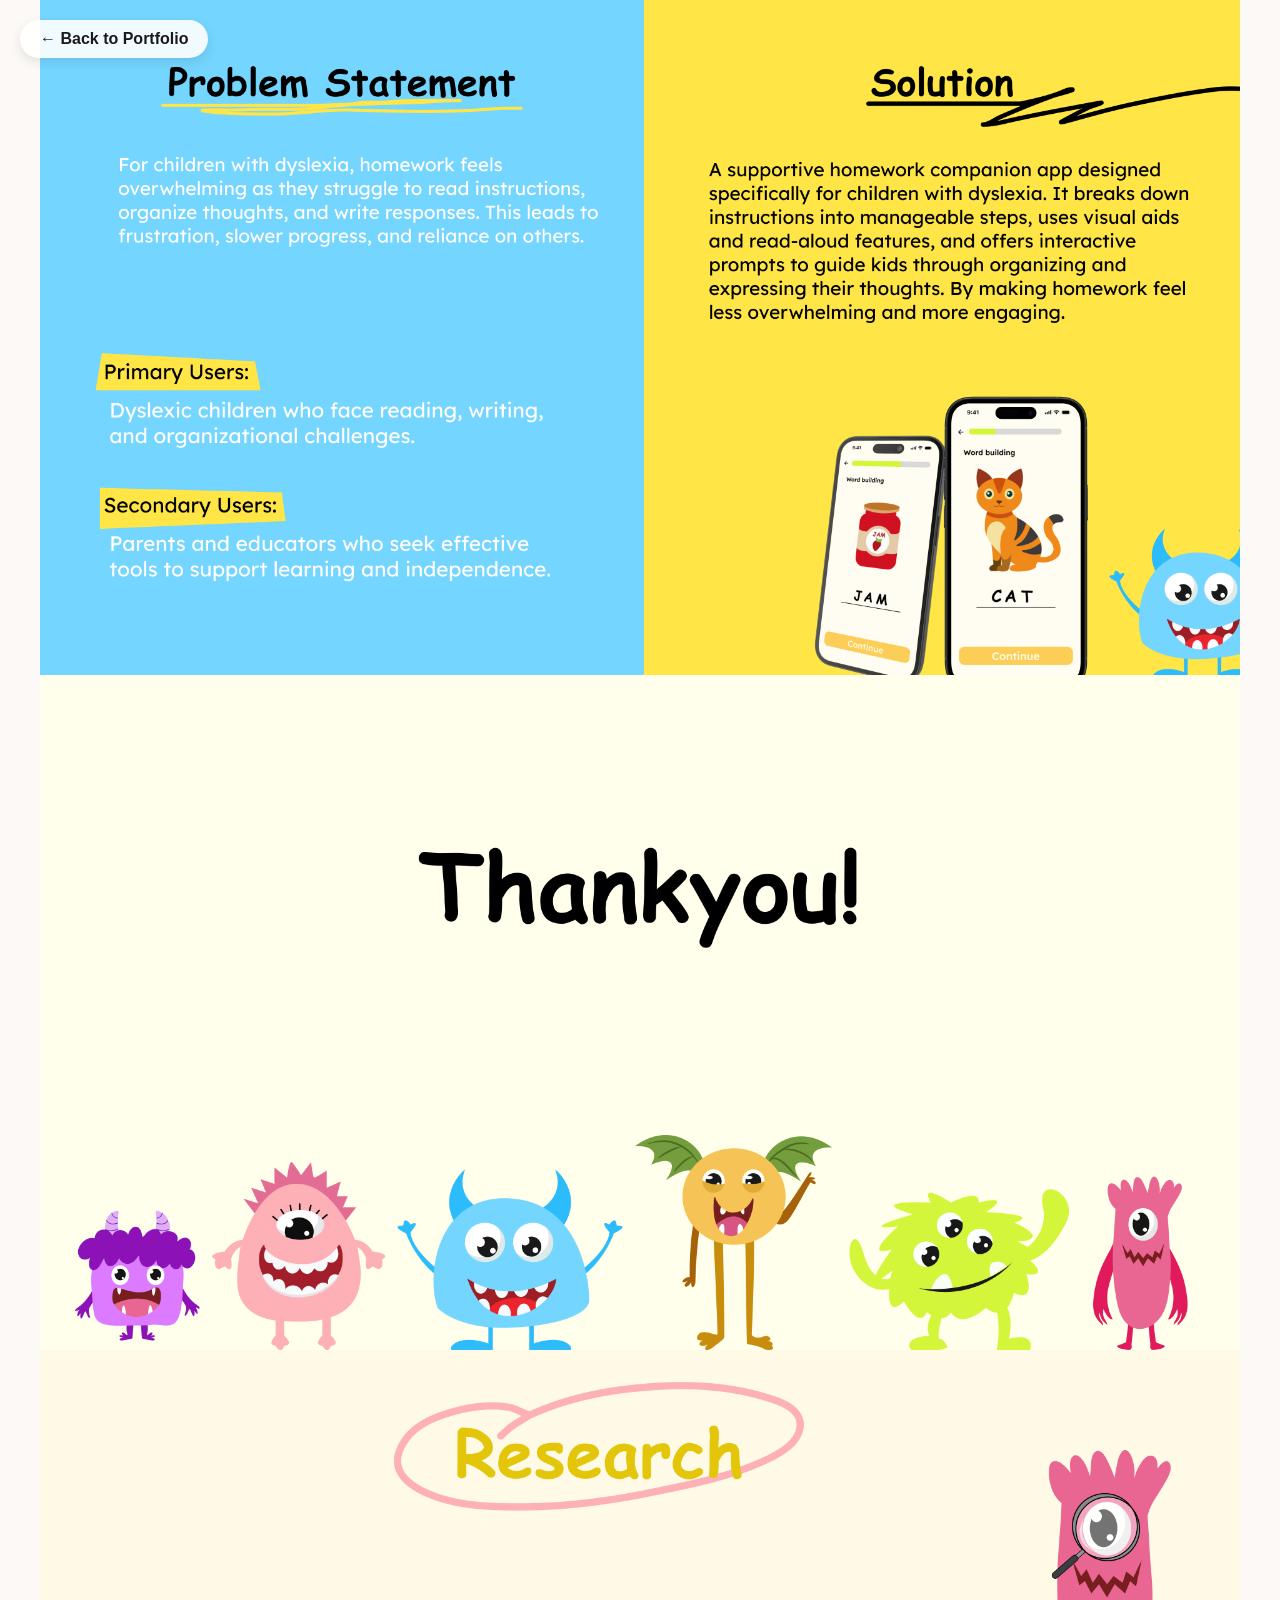
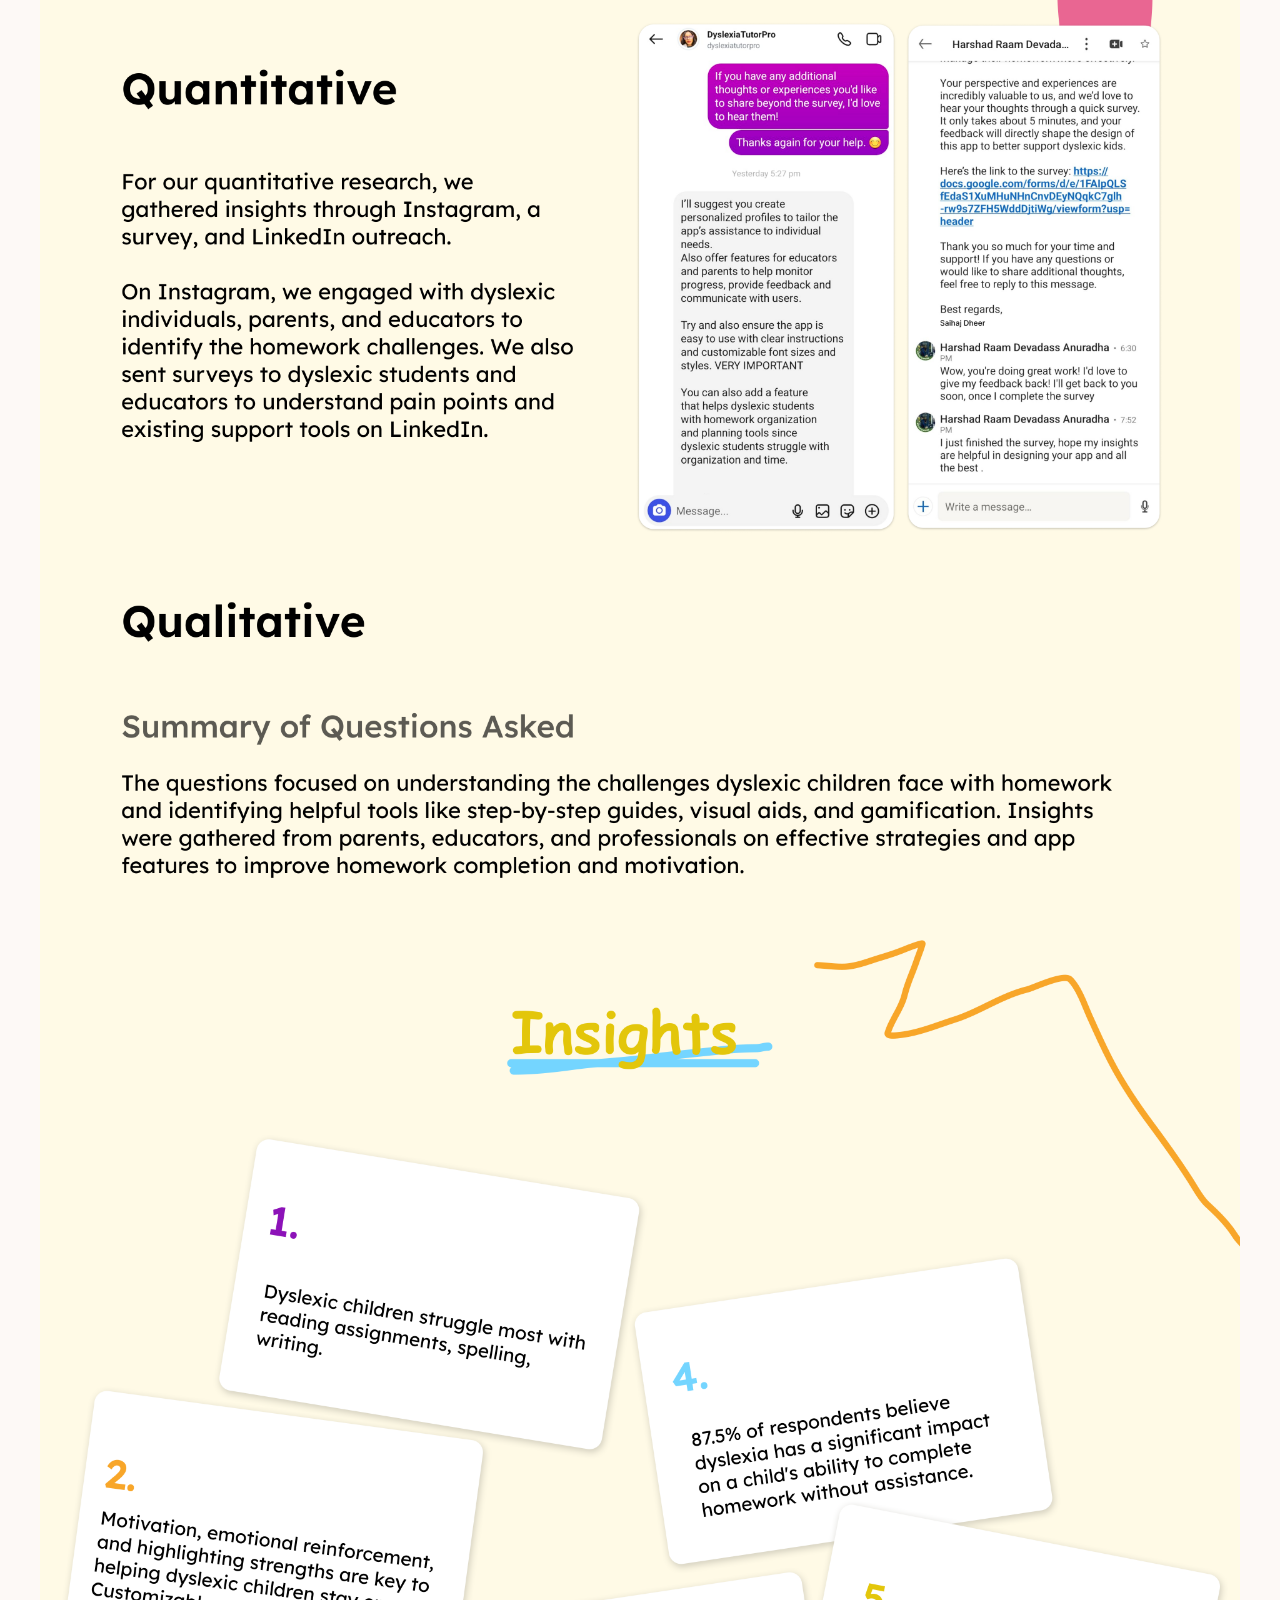
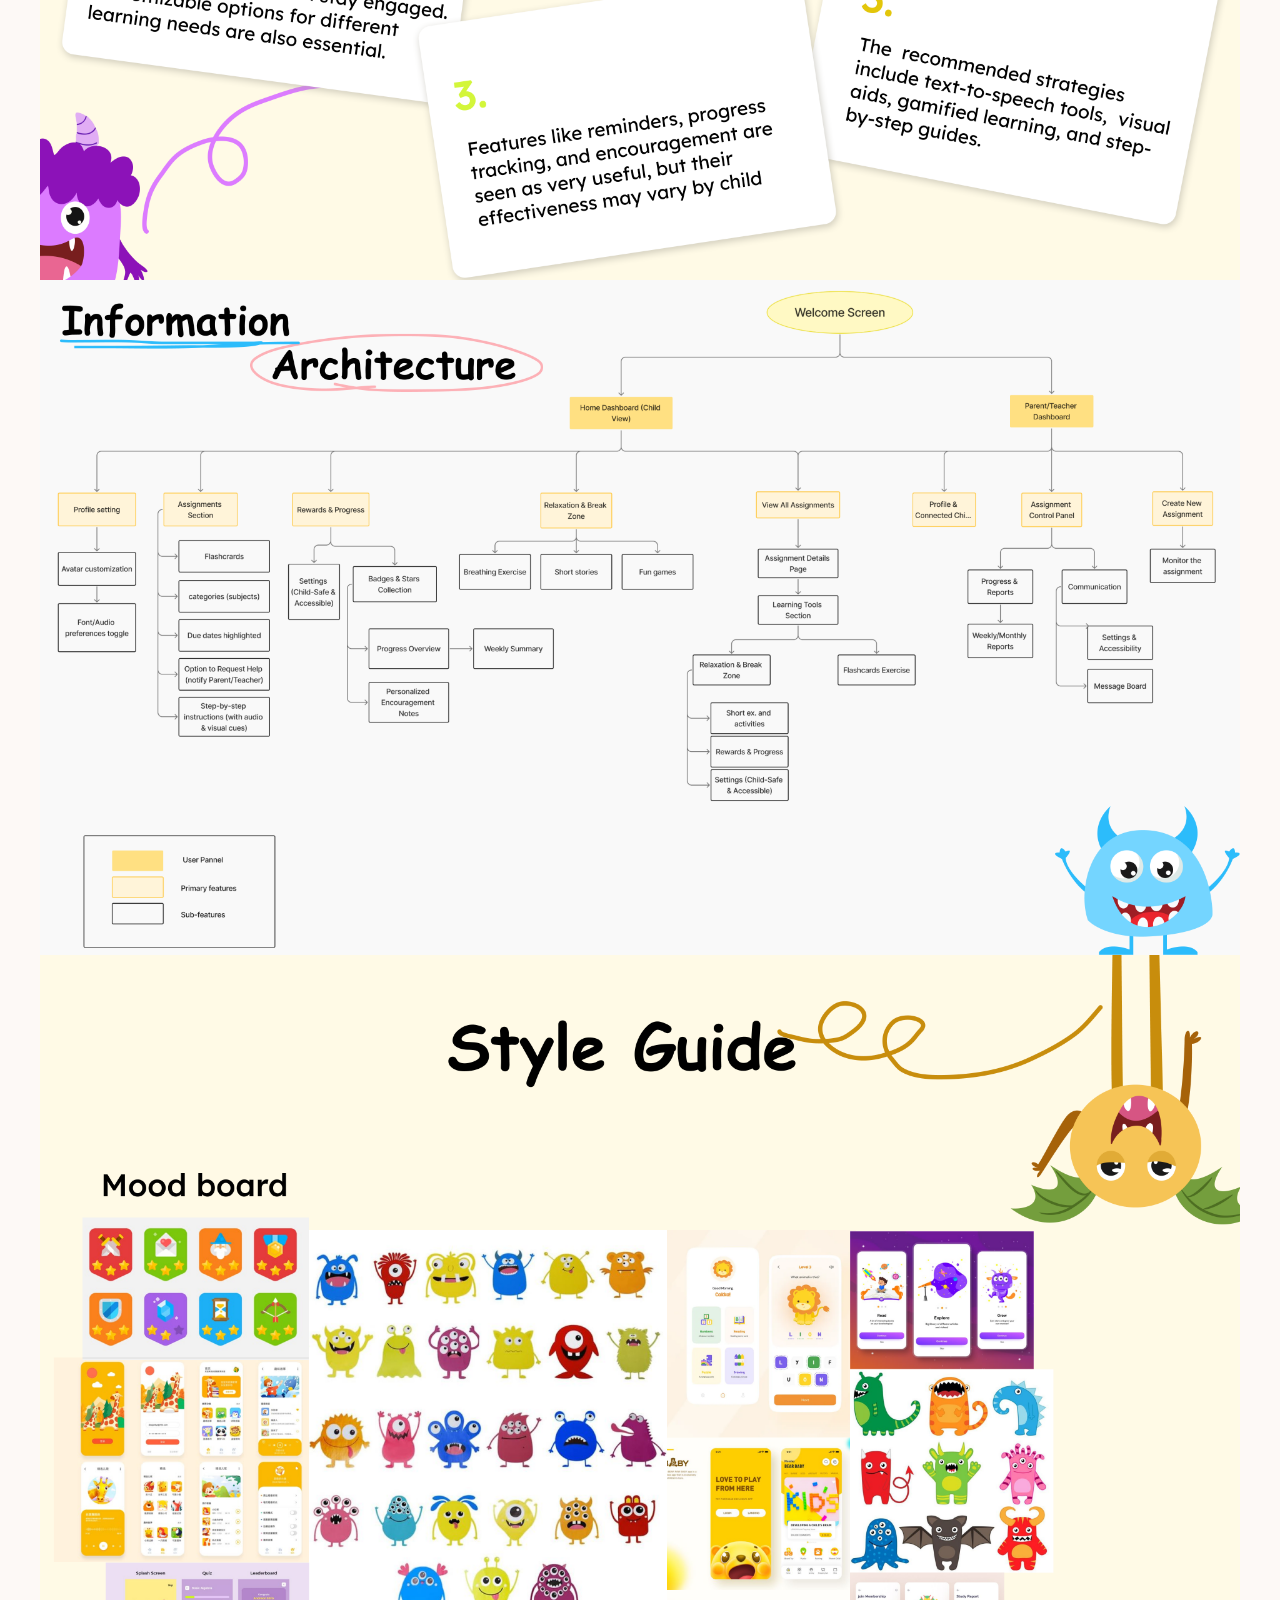
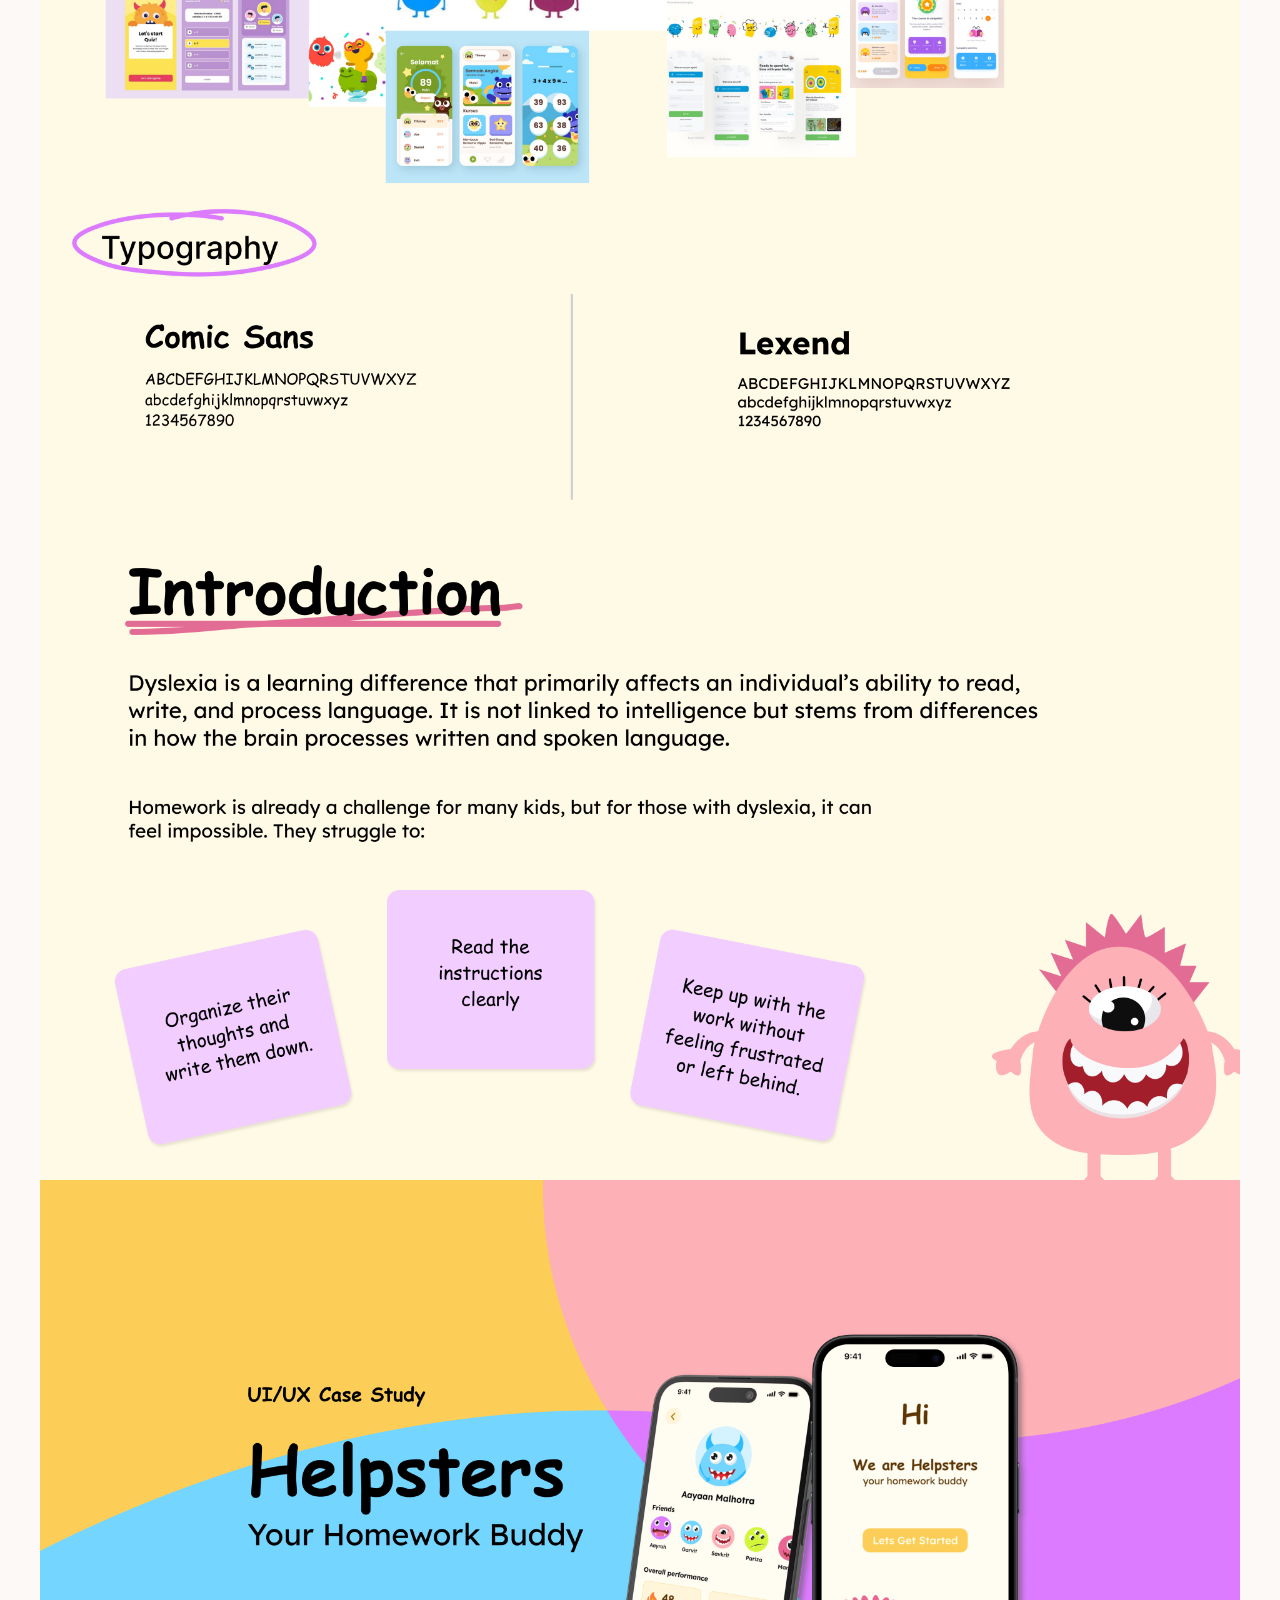
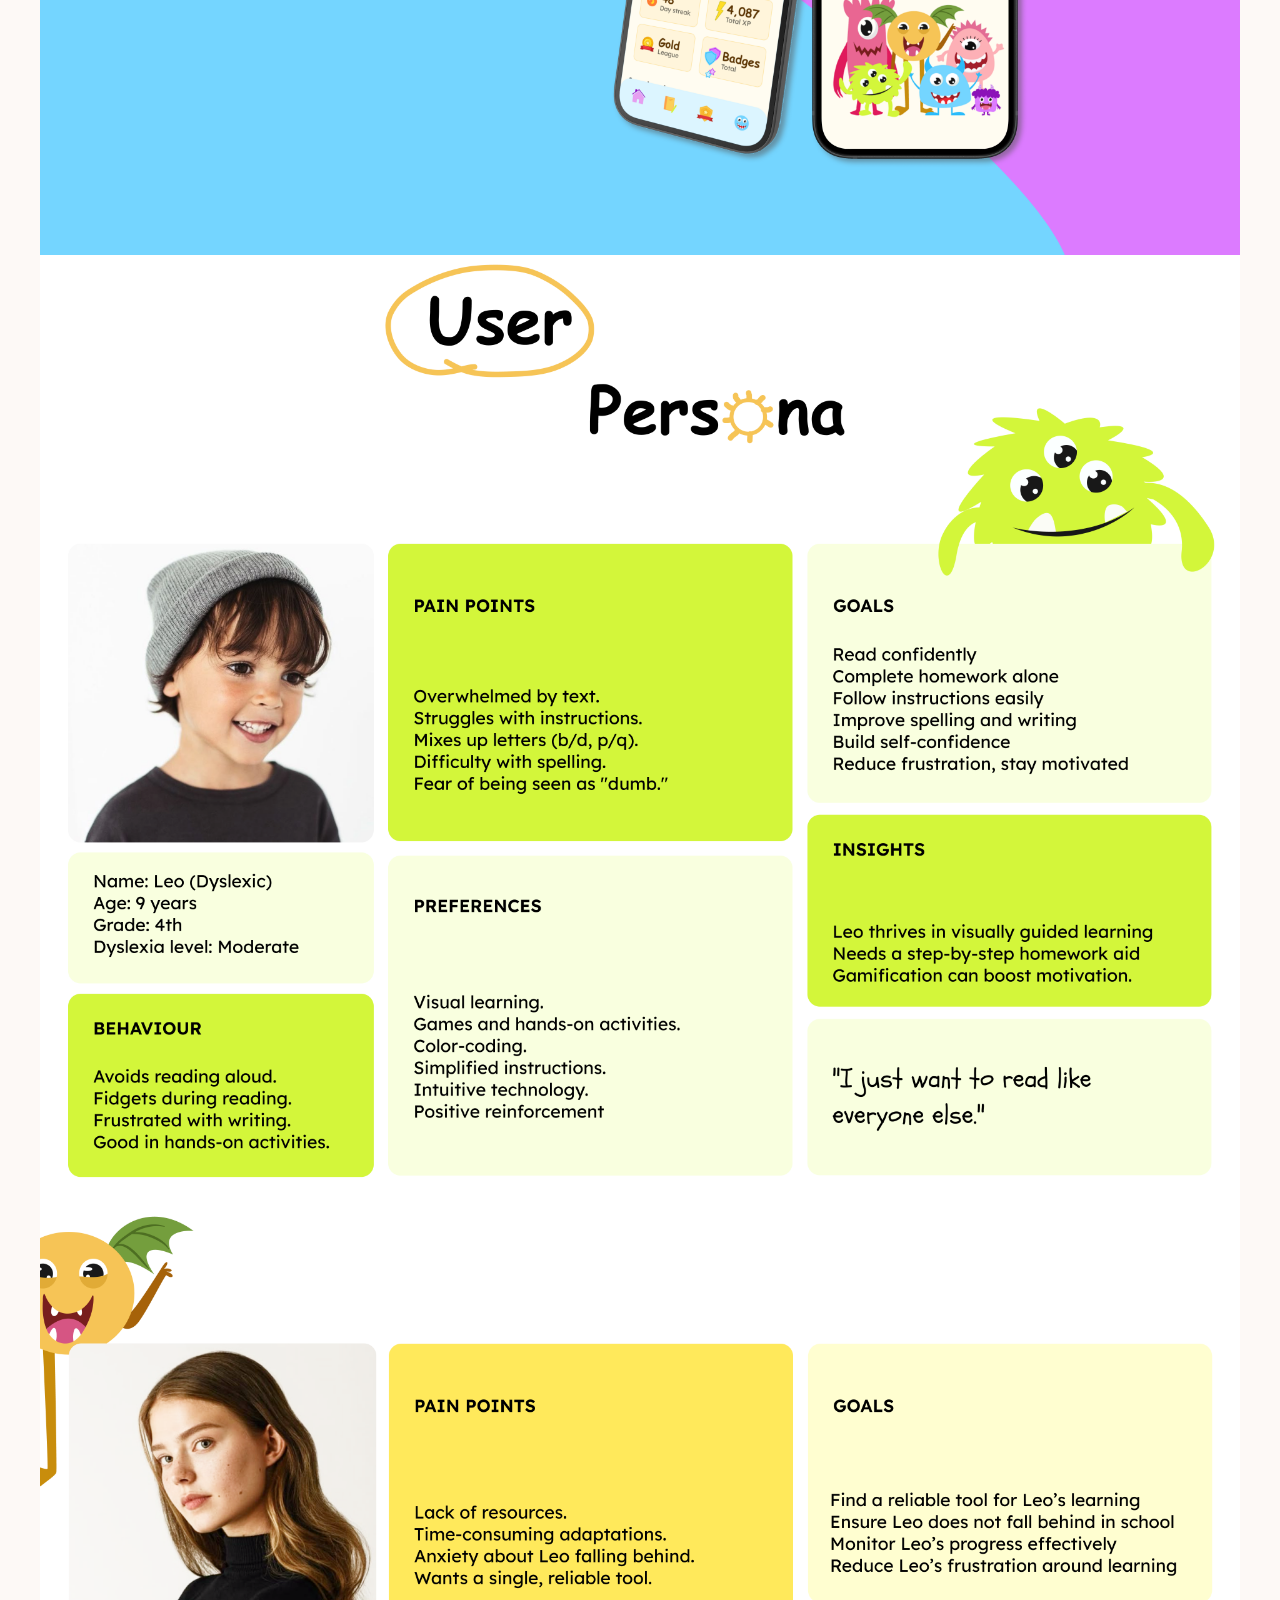
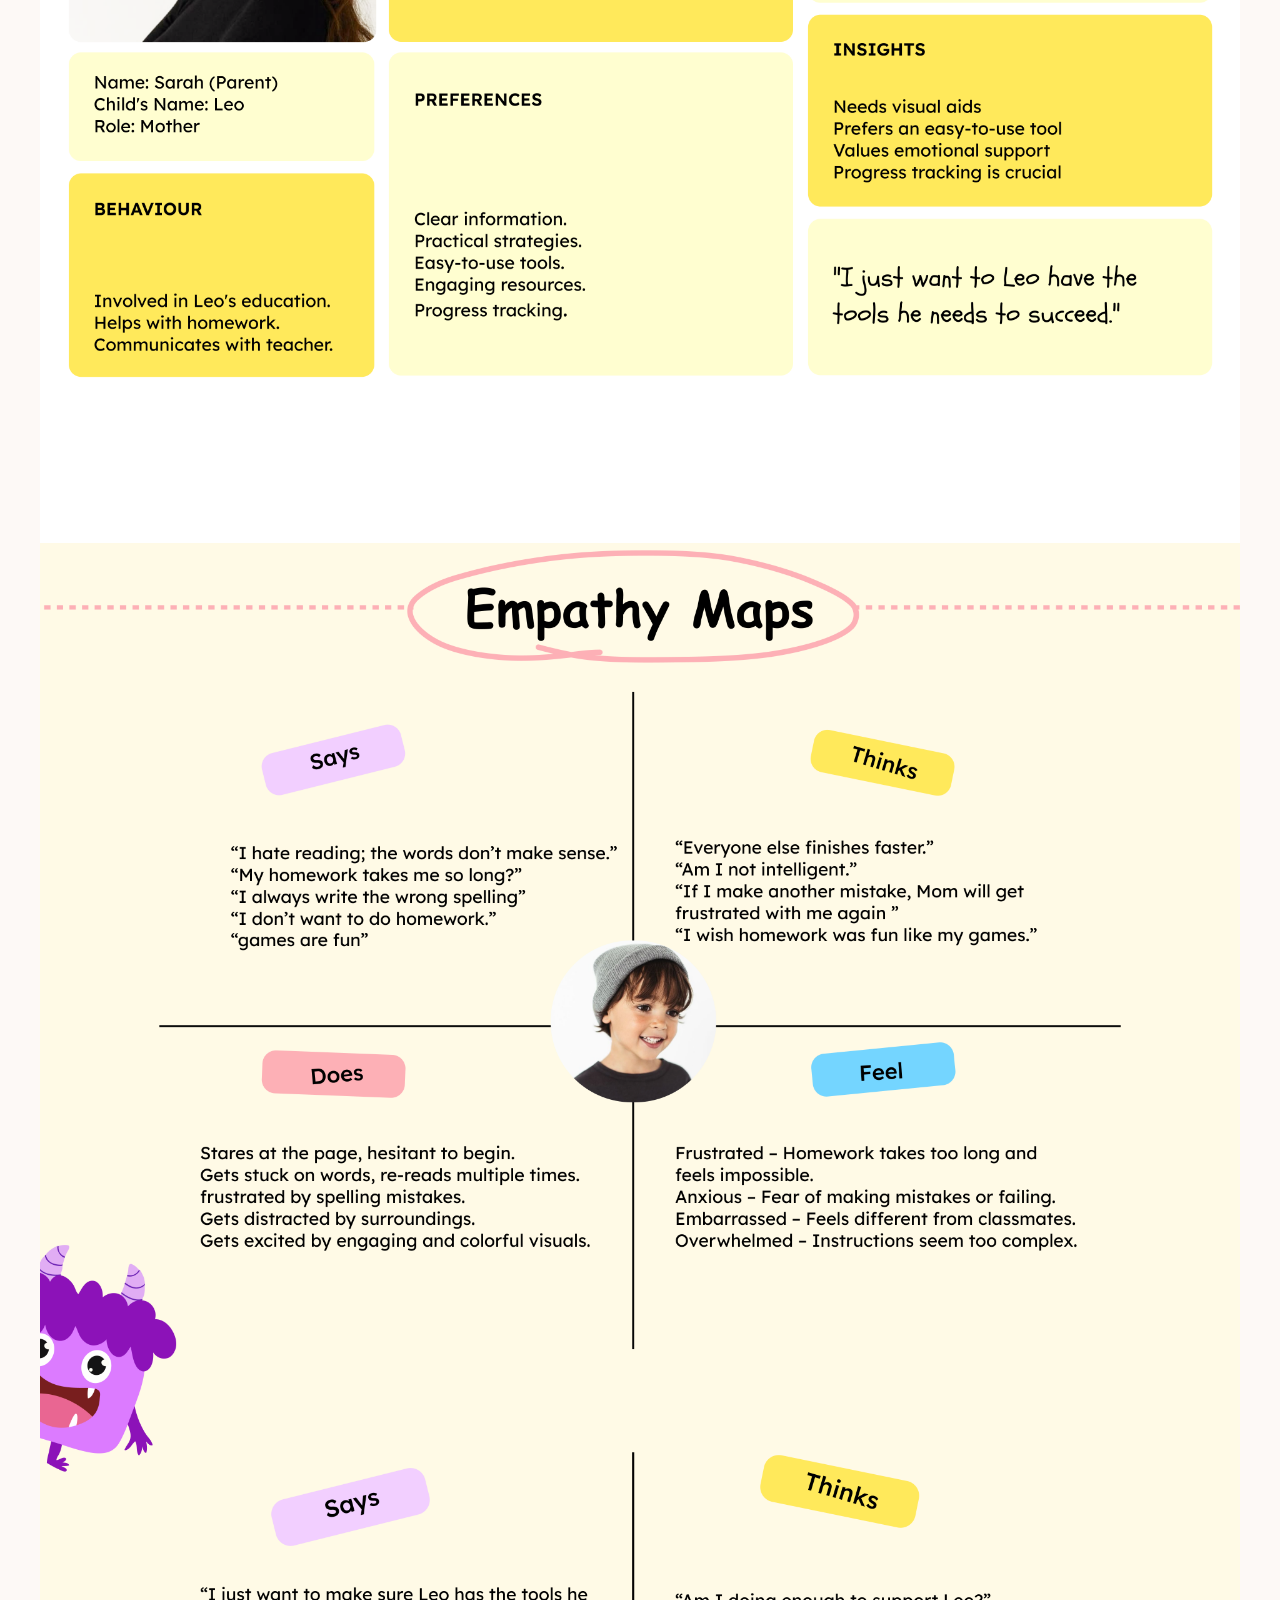
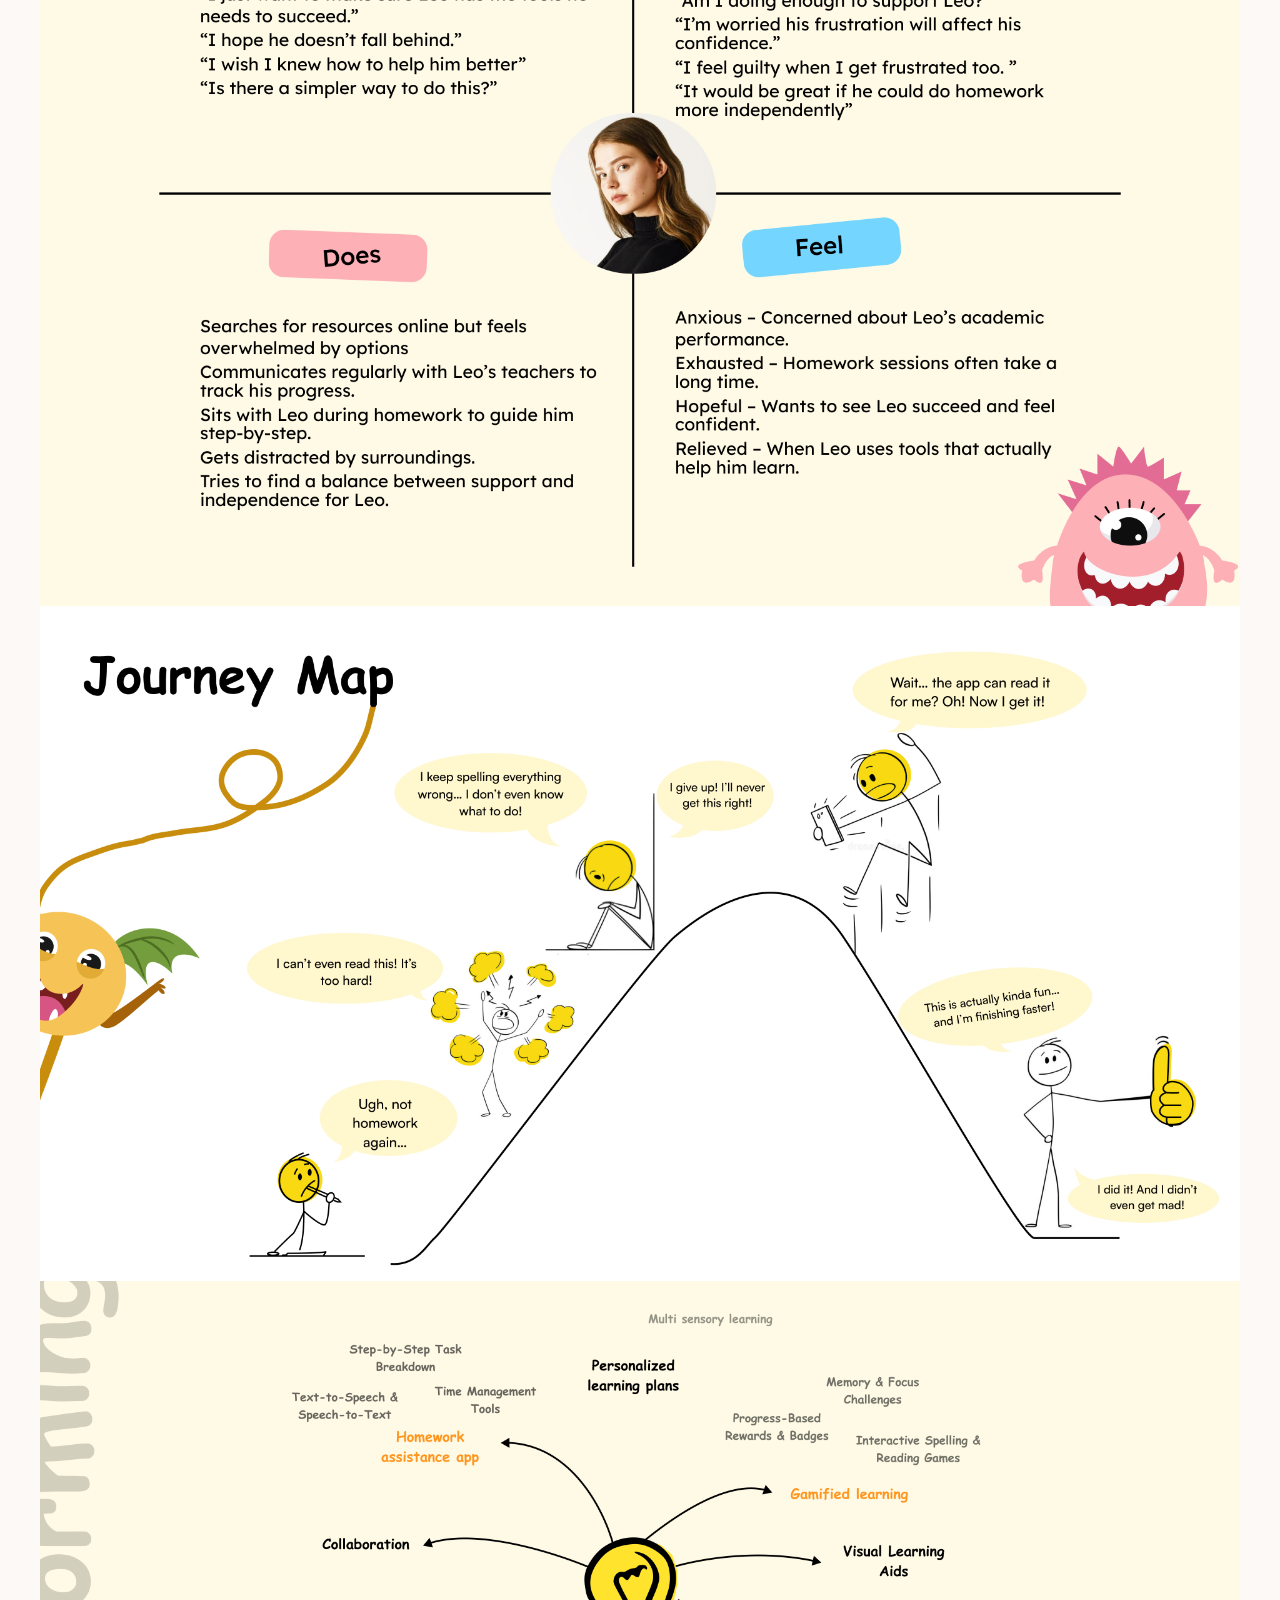
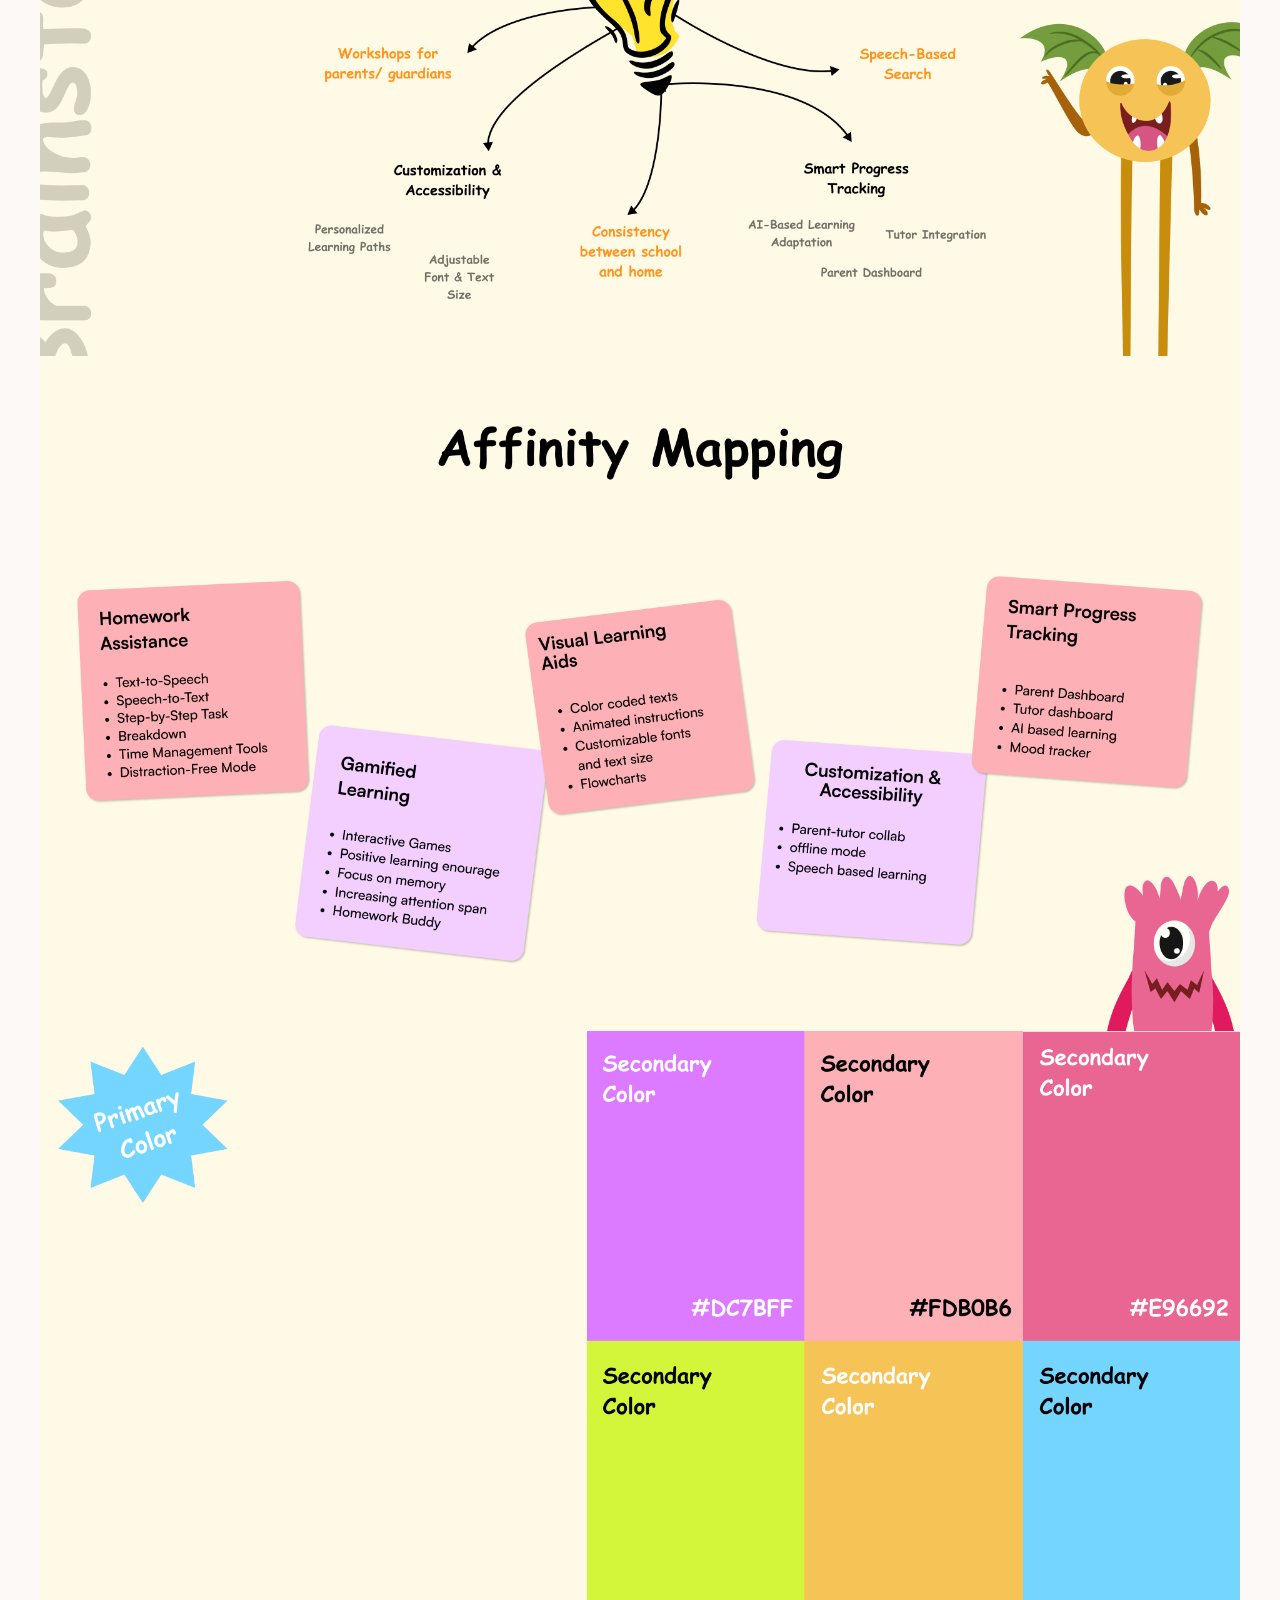
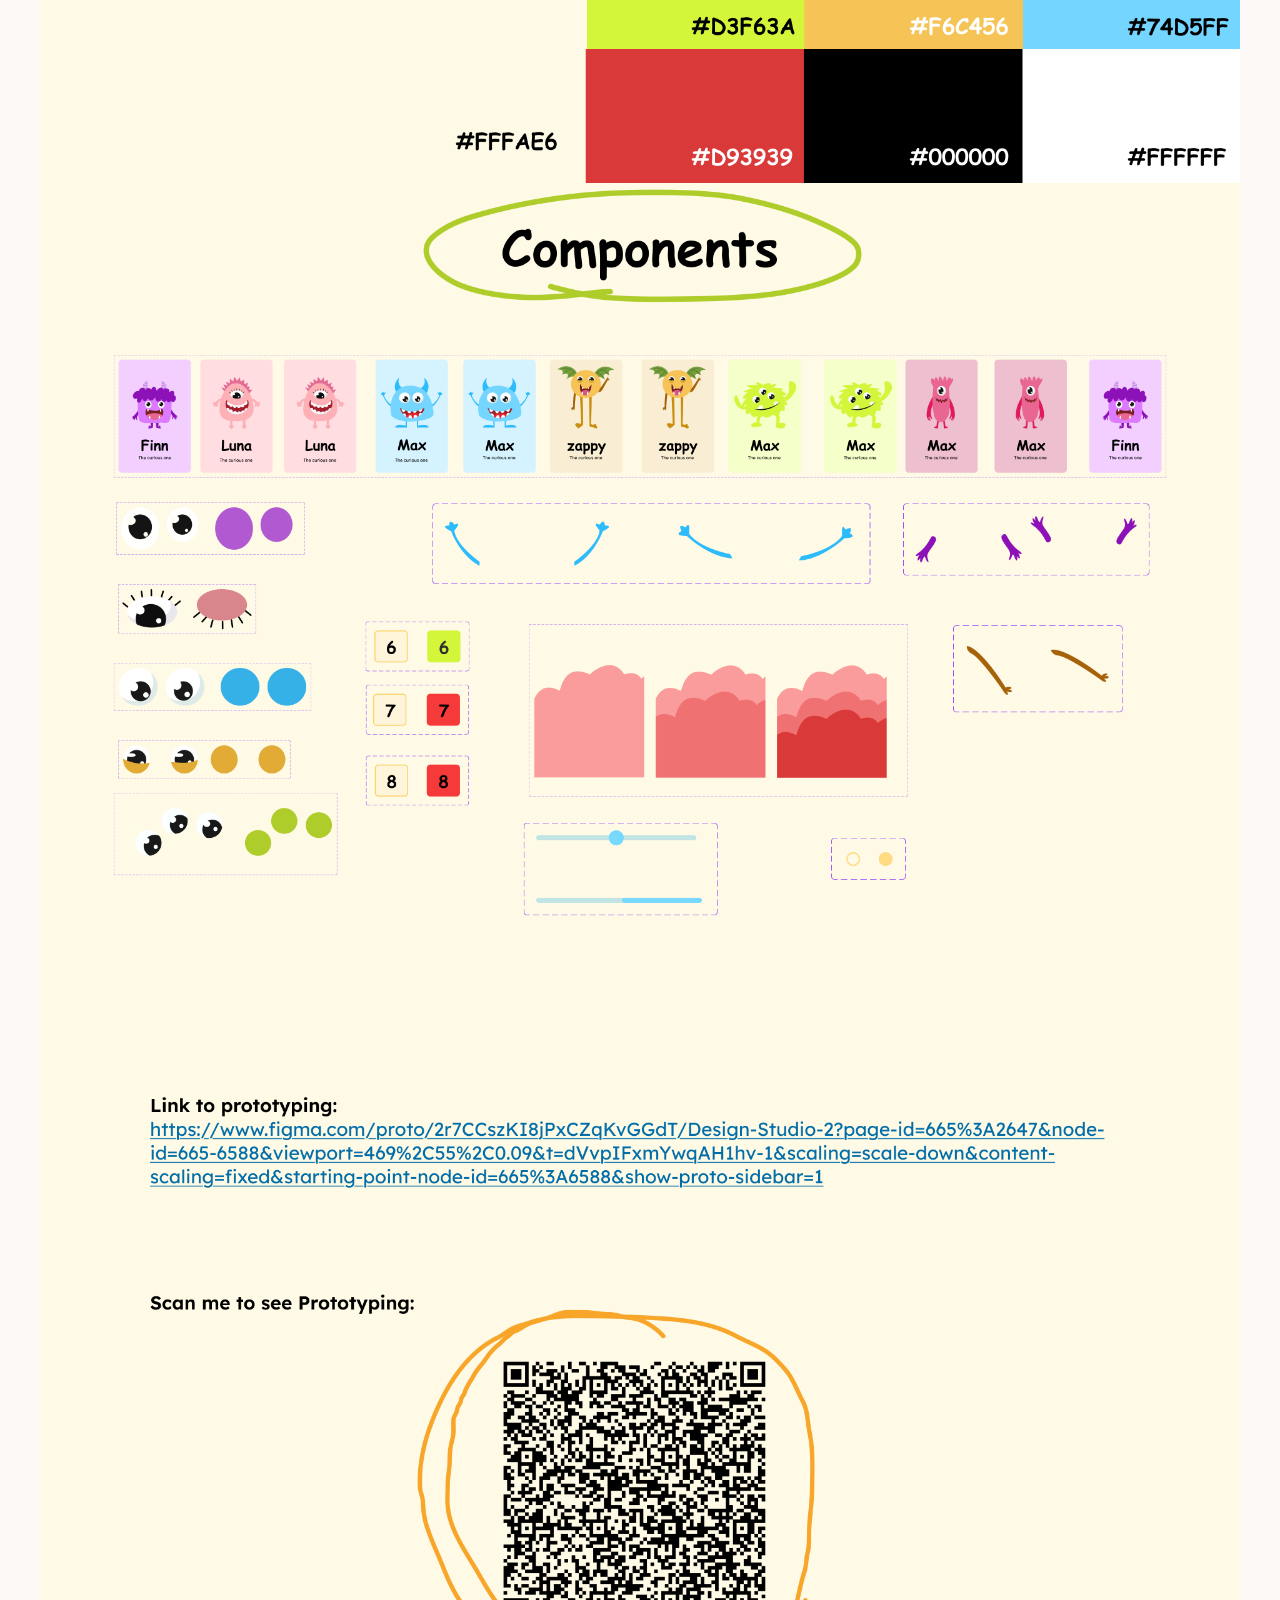
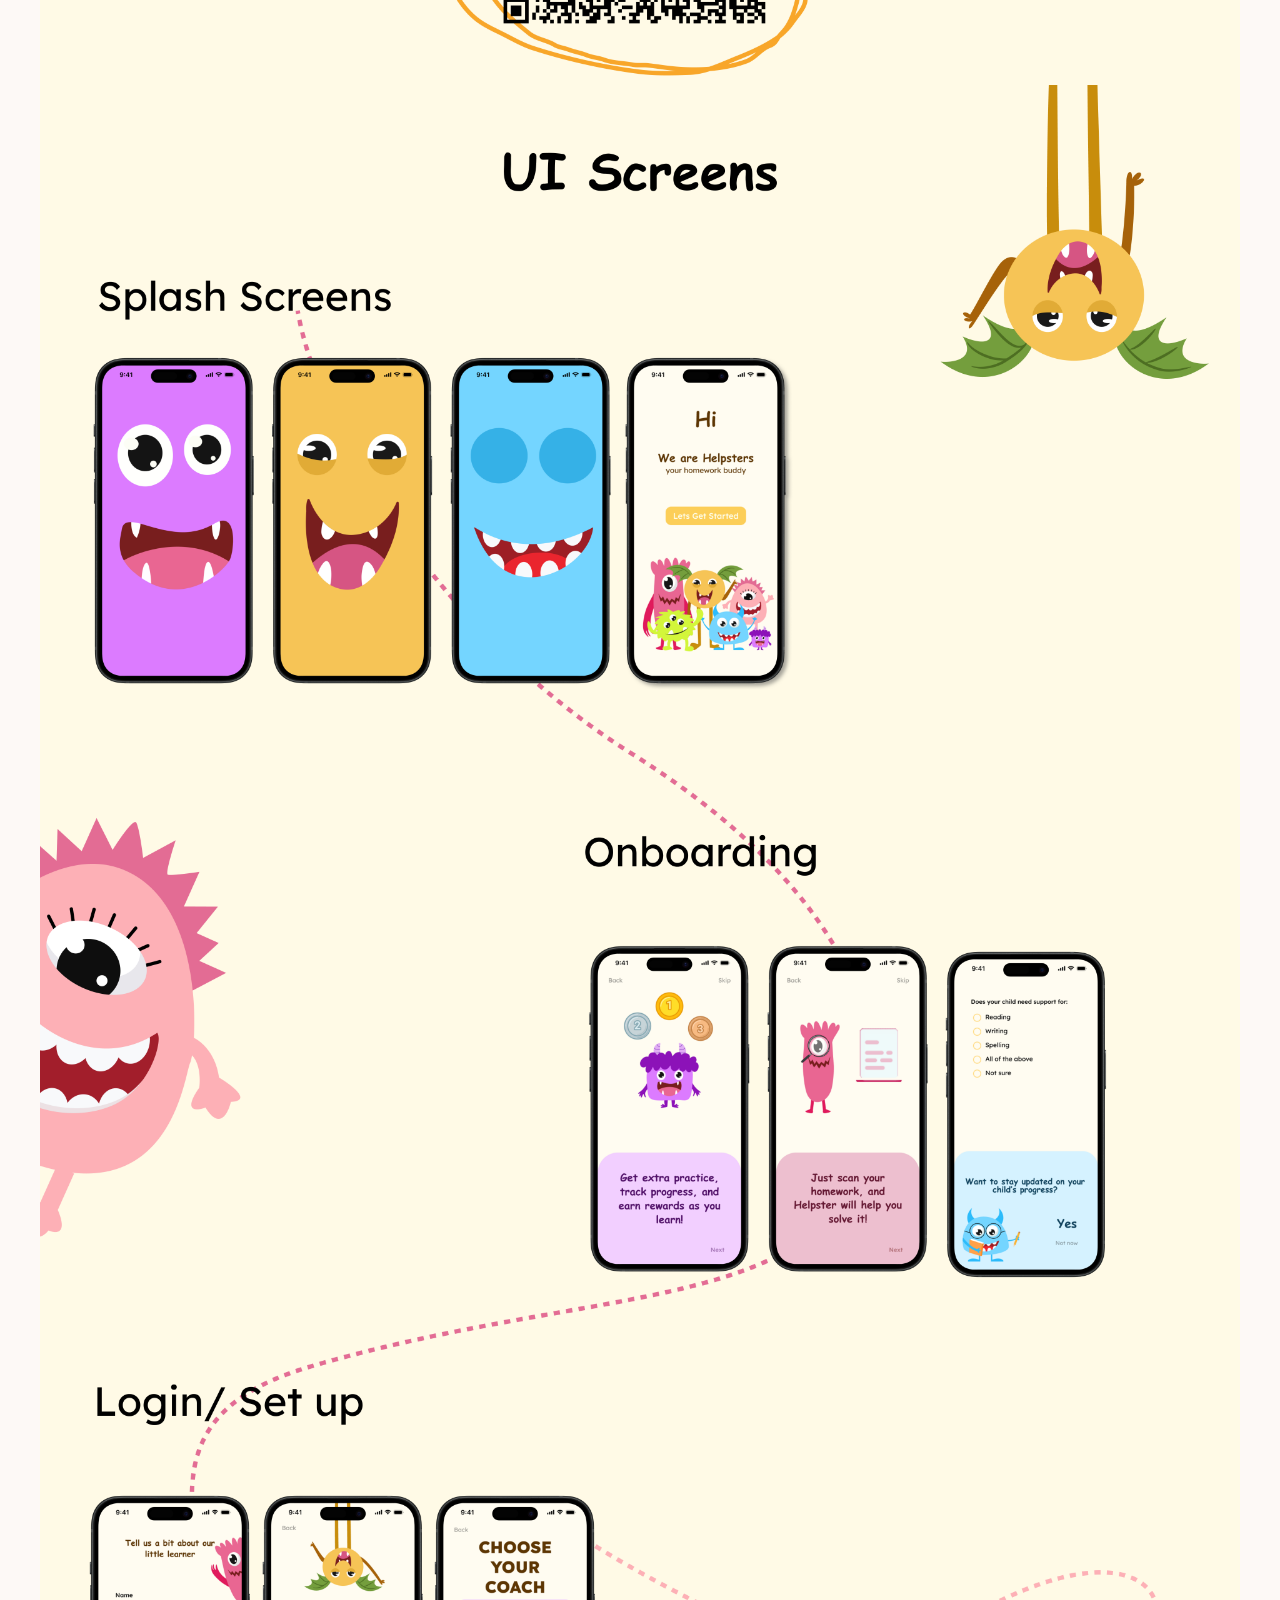
<file: dyslexai_case_study.html>
<!DOCTYPE html>
<html lang="en">
<head>
  <meta charset="UTF-8">
  <title>DyslexAI Case Study</title>
  <style>
    body {
      margin: 0;
      padding: 0;
      background: #fdf9f6;
      display: flex;
      flex-direction: column;
      align-items: center;
      font-family: 'Inter', sans-serif;
    }
    .back-btn {
      position: fixed;
      top: 20px;
      left: 20px;
      background: rgba(255, 255, 255, 0.9);
      padding: 10px 20px;
      border-radius: 30px;
      text-decoration: none;
      color: #1a1a1a;
      font-weight: 600;
      box-shadow: 0 4px 12px rgba(0,0,0,0.1);
      z-index: 100;
      transition: all 0.2s;
    }
    .back-btn:hover {
      background: #1a1a1a;
      color: #fff;
    }
    .case-study-container {
      width: 100%;
      max-width: 1200px;
      display: flex;
      flex-direction: column;
    }
    .case-study-container img {
      width: 100%;
      height: auto;
      display: block;
    }
  </style>
</head>
<body>
  <a href="index.html#projects" class="back-btn">← Back to Portfolio</a>
  <div class="case-study-container">
    <img src="dyslexia_case_study/Slide 16_9 - 1.png" alt="Slide 1">
    <img src="dyslexia_case_study/9.png" alt="Slide 9">
    <img src="dyslexia_case_study/15.png" alt="Slide 15">
    <img src="dyslexia_case_study/16.png" alt="Slide 16">
    <img src="dyslexia_case_study/17.png" alt="Slide 17">
    <img src="dyslexia_case_study/Slide 16_9 - 72.png" alt="Slide 72">
    <img src="dyslexia_case_study/Slide 16_9 - 73.png" alt="Slide 73">
    <img src="dyslexia_case_study/Slide 16_9 - 75.png" alt="Slide 75">
    <img src="dyslexia_case_study/Slide 16_9 - 76.png" alt="Slide 76">
    <img src="dyslexia_case_study/Slide 16_9 - 77.png" alt="Slide 77">
    <img src="dyslexia_case_study/Slide 16_9 - 78.png" alt="Slide 78">
    <img src="dyslexia_case_study/Slide 16_9 - 79.png" alt="Slide 79">
    <img src="dyslexia_case_study/Slide 16_9 - 82.png" alt="Slide 82">
    <img src="dyslexia_case_study/Slide 16_9 - 83.png" alt="Slide 83">
    <img src="dyslexia_case_study/Slide 16_9 - 86.png" alt="Slide 86">
    <img src="dyslexia_case_study/Slide 16_9 - 87.png" alt="Slide 87">
    <img src="dyslexia_case_study/Slide 16_9 - 88.png" alt="Slide 88">
  </div>
</body>
</html>
</file>
